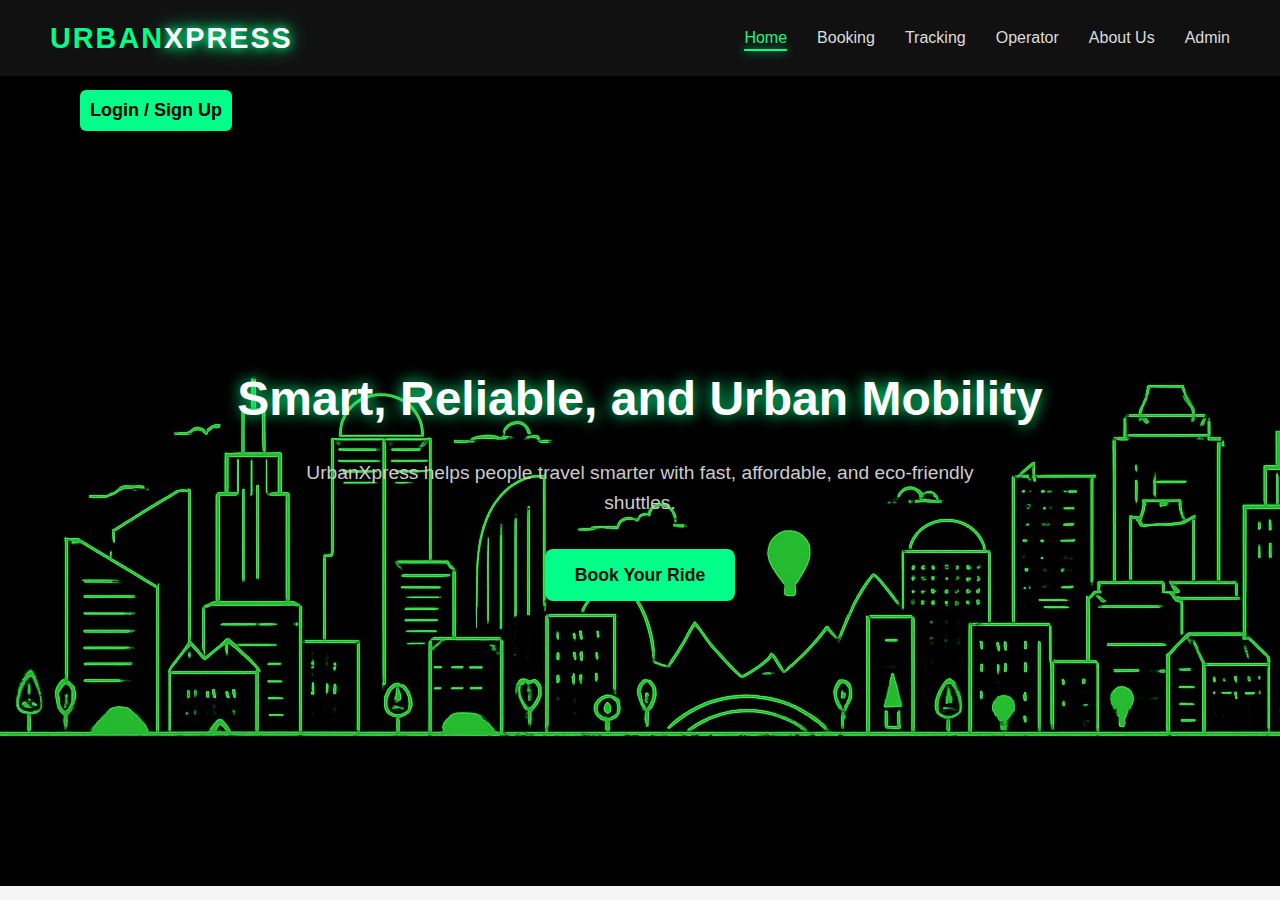
<file: shuttle_md/index.html>
<!DOCTYPE html>
<html lang="en">

<head>
  <meta charset="UTF-8" />
  <meta name="viewport" content="width=device-width, initial-scale=1.0" />
  <title>UrbanXpress - Smart Shuttle System</title>
  <link rel="stylesheet" href="style.css" />

  <style>
    body {
      font-family: Arial, sans-serif;
      margin: 0;
      padding: 0;
      background: #f5f5f5;
      height: 100vh;
    }

    /* Login Button */
    .popup-btn {
      position: fixed;
      top: 90px;
      left: 80px;
      padding: 10px 10px;
      font-size: 18px;
      font-weight: 600;
      background: #00ff88;
      color: black;
      border: none;
      border-radius: 6px;
      cursor: pointer;
      z-index: 2000;
    }

    .popup-btn:hover {
      background: #00ff88;
      box-shadow: 0 0 15px #00ff88;
    }

    /* Overlay */
    .overlay {
      position: fixed;
      top: 0;
      left: 0;
      width: 100%;
      height: 100%;
      background: rgba(0, 0, 0, 0.6);
      display: none;
      justify-content: center;
      align-items: center;
      z-index: 100000000;
    }

    /* 🌟 Auth Box - Dark Glass Look */
    .auth-box {
      background: rgba(255, 255, 255, 0.12);
      backdrop-filter: blur(20px);
      -webkit-backdrop-filter: blur(20px);
      width: 360px;
      border-radius: 20px;
      border: 1px solid rgba(255, 255, 255, 0.3);
      box-shadow: 0 8px 30px rgba(0, 0, 0, 0.5);
      overflow: hidden;
      animation: fadeIn 0.3s ease;
      color: #fff;
    }

    @keyframes fadeIn {
      from {
        opacity: 0;
        transform: scale(0.95);
      }

      to {
        opacity: 1;
        transform: scale(1);
      }
    }

    /* Tab Buttons */
    .tab-buttons {
      display: flex;
      width: 100%;
      background: rgba(0, 0, 0, 0.2);
    }

    .tab-buttons button {
      flex: 1;
      padding: 15px;
      font-size: 16px;
      font-weight: 600;
      border: none;
      cursor: pointer;
      background: transparent;
      color: #ccc;
      transition: 0.3s;
    }

    .tab-buttons button.active {
      background: rgba(255, 255, 255, 0.25);
      color: #00ff88;
      font-weight: 700;
      border-bottom: 3px solid #00ff88;
    }

    /* Form content */
    .form-container {
      padding: 25px;
      text-align: center;
    }

    .form-container h2 {
      margin-bottom: 20px;
      color: #00ff88;
      font-weight: 700;
    }

    .form-container input {
      width: 100%;
      padding: 12px;
      margin-bottom: 15px;
      border: 2px solid rgba(255, 255, 255, 0.4);
      background: rgba(255, 255, 255, 0.1);
      border-radius: 12px;
      color: #fff;
      font-size: 15px;
    }

    .form-container input::placeholder {
      color: #ddd;
    }

    /* Buttons inside popup */
    .form-container button {
      width: 100%;
      padding: 12px;
      background: #00ff88;
      border: none;
      color: #000;
      font-size: 17px;
      font-weight: 600;
      border-radius: 8px;
      cursor: pointer;
      transition: 0.3s;
    }

    .form-container button:hover {
      background: #00e67a;
      box-shadow: 0 0 15px #00ff88;
      color: #000;
    }

    /* Blur content when popup active */
    .content.blur {
      filter: blur(6px);
      pointer-events: none;
      user-select: none;
      transition: filter 0.3s ease;
    }
  </style>
</head>

<body>
  <!-- Navbar -->
  <nav class="navbar">
    <div class="logo">Urban<span>Xpress</span></div>
    <ul class="nav-links">
      <li><a href="index.html" class="active">Home</a></li>
      <li><a href="booking.html">Booking</a></li>
      <li><a href="track2.html">Tracking</a></li>
      <li><a href="operator.html">Operator</a></li>
      <li><a href="about.html">About Us</a></li>
      <li><a href="admin.html">Admin</a></li>
    </ul>
  </nav>

  <!-- Hero Section -->
  <section class="hero">
    <div class="content" id="content">
      <button class="popup-btn" onclick="openPopup()">Login / Sign Up</button>

      <!-- Popup Overlay -->
      <div class="overlay" id="overlay">
        <div class="auth-box" onclick="event.stopPropagation()">
          <div class="tab-buttons">
            <button id="loginTab" class="active" onclick="showLogin()">Login</button>
            <button id="signupTab" onclick="showSignup()">Sign Up</button>
          </div>

          <div class="form-container" id="loginForm">
            <h2>Welcome Back</h2>
            <input type="text" placeholder="Username" />
            <input type="password" placeholder="Password" />
            <button type="submit">Login</button>
          </div>

          <div class="form-container" id="signupForm" style="display: none;">
            <h2>Create Account</h2>
            <input type="text" placeholder="Username" />
            <input type="email" placeholder="Email" />
            <input type="password" placeholder="Password" />
            <button type="submit">Sign Up</button>
          </div>
        </div>
      </div>
    </div>

    <h1>Smart, Reliable, and Urban Mobility</h1>
    <p>UrbanXpress helps people travel smarter with fast, affordable, and eco-friendly shuttles.</p>
    <a href="booking.html" class="cta-btn">Book Your Ride</a>
  </section>

  <script>
    // Open popup
    function openPopup() {
      document.getElementById("overlay").style.display = "flex";
      // document.getElementById("content").classList.add("blur");
    }

    // Close popup if clicked outside
    document.getElementById("overlay").addEventListener("click", function (e) {
      if (e.target.id === "overlay") {
        this.style.display = "none";
        document.getElementById("content").classList.remove("blur");
      }
    });

    // Switch to Login
    function showLogin() {
      document.getElementById("loginForm").style.display = "block";
      document.getElementById("signupForm").style.display = "none";
      document.getElementById("loginTab").classList.add("active");
      document.getElementById("signupTab").classList.remove("active");
    }

    // Switch to Sign Up
    function showSignup() {
      document.getElementById("loginForm").style.display = "none";
      document.getElementById("signupForm").style.display = "block";
      document.getElementById("signupTab").classList.add("active");
      document.getElementById("loginTab").classList.remove("active");
    }
  </script>
</body>

</html>
</file>
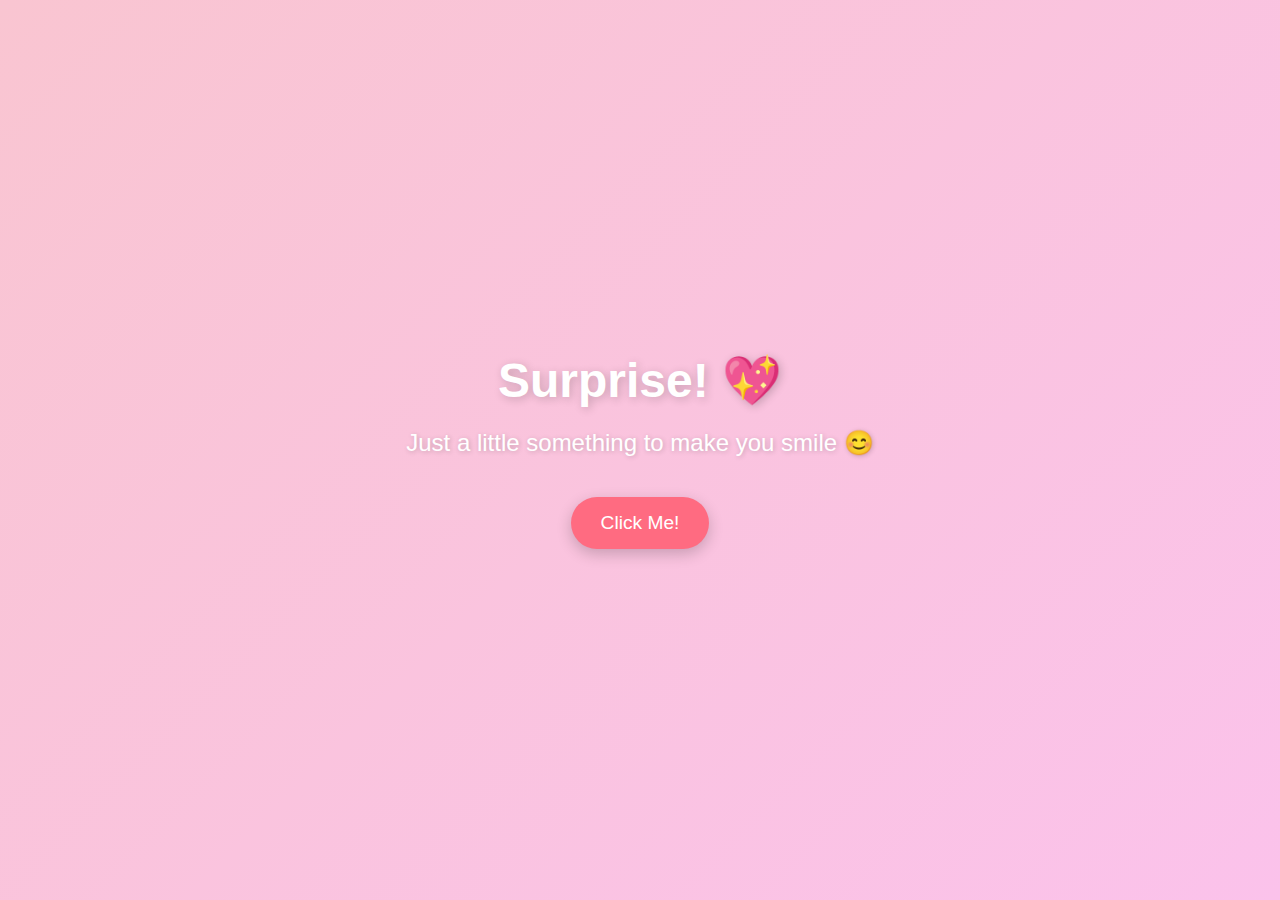
<file: shuttle_md/iloveyou.html>
<!DOCTYPE html>
<html lang="en">
<head>
  <meta charset="UTF-8">
  <meta name="viewport" content="width=device-width, initial-scale=1.0">
  <title>Surprise for You 💖</title>
  <style>
    /* Basic Reset */
    * { margin: 0; padding: 0; box-sizing: border-box; }

    body {
      font-family: 'Segoe UI', Tahoma, Geneva, Verdana, sans-serif;
      background: linear-gradient(135deg, #f9c5d1, #fbc2eb);
      height: 100vh;
      display: flex;
      justify-content: center;
      align-items: center;
      overflow: hidden;
      color: #fff;
      text-align: center;
    }

    h1 {
      font-size: 3rem;
      margin-bottom: 20px;
      text-shadow: 2px 2px 10px rgba(0,0,0,0.2);
    }

    p {
      font-size: 1.5rem;
      margin-bottom: 40px;
      text-shadow: 1px 1px 5px rgba(0,0,0,0.2);
    }

    button {
      background: #ff6b81;
      border: none;
      padding: 15px 30px;
      border-radius: 50px;
      font-size: 1.2rem;
      color: #fff;
      cursor: pointer;
      box-shadow: 0 5px 15px rgba(0,0,0,0.2);
      transition: transform 0.2s, background 0.3s;
    }

    button:hover {
      transform: scale(1.1);
      background: #ff3f6b;
    }

    /* Heart Animation */
    .heart {
      position: absolute;
      width: 20px;
      height: 20px;
      background: #ff6b81;
      transform: rotate(-45deg);
      animation: float 4s infinite;
      opacity: 0.8;
    }

    .heart::before,
    .heart::after {
      content: '';
      position: absolute;
      width: 20px;
      height: 20px;
      background: #ff6b81;
      border-radius: 50%;
    }

    .heart::before {
      top: -10px;
      left: 0;
    }

    .heart::after {
      left: 10px;
      top: 0;
    }

    @keyframes float {
      0% { transform: translateY(0) rotate(-45deg); opacity: 0.8; }
      50% { transform: translateY(-200px) rotate(-45deg); opacity: 0.4; }
      100% { transform: translateY(-400px) rotate(-45deg); opacity: 0; }
    }
  </style>
</head>
<body>

  <div>
    <h1>Surprise! 💖</h1>
    <p>Just a little something to make you smile 😊</p>
    <button id="revealBtn">Click Me!</button>
  </div>

  <script>
    const button = document.getElementById('revealBtn');
    
    button.addEventListener('click', () => {
      const hearts = 30; // number of hearts
      for(let i = 0; i < hearts; i++){
        const heart = document.createElement('div');
        heart.className = 'heart';
        heart.style.left = Math.random() * window.innerWidth + 'px';
        heart.style.animationDuration = (Math.random() * 3 + 2) + 's';
        heart.style.width = heart.style.height = (Math.random() * 30 + 10) + 'px';
        document.body.appendChild(heart);

        // remove heart after animation
        setTimeout(() => {
          heart.remove();
        }, 4000);
      }

      alert("I hope this made you smile! 💖");
    });
  </script>

</body>
</html>
</file>
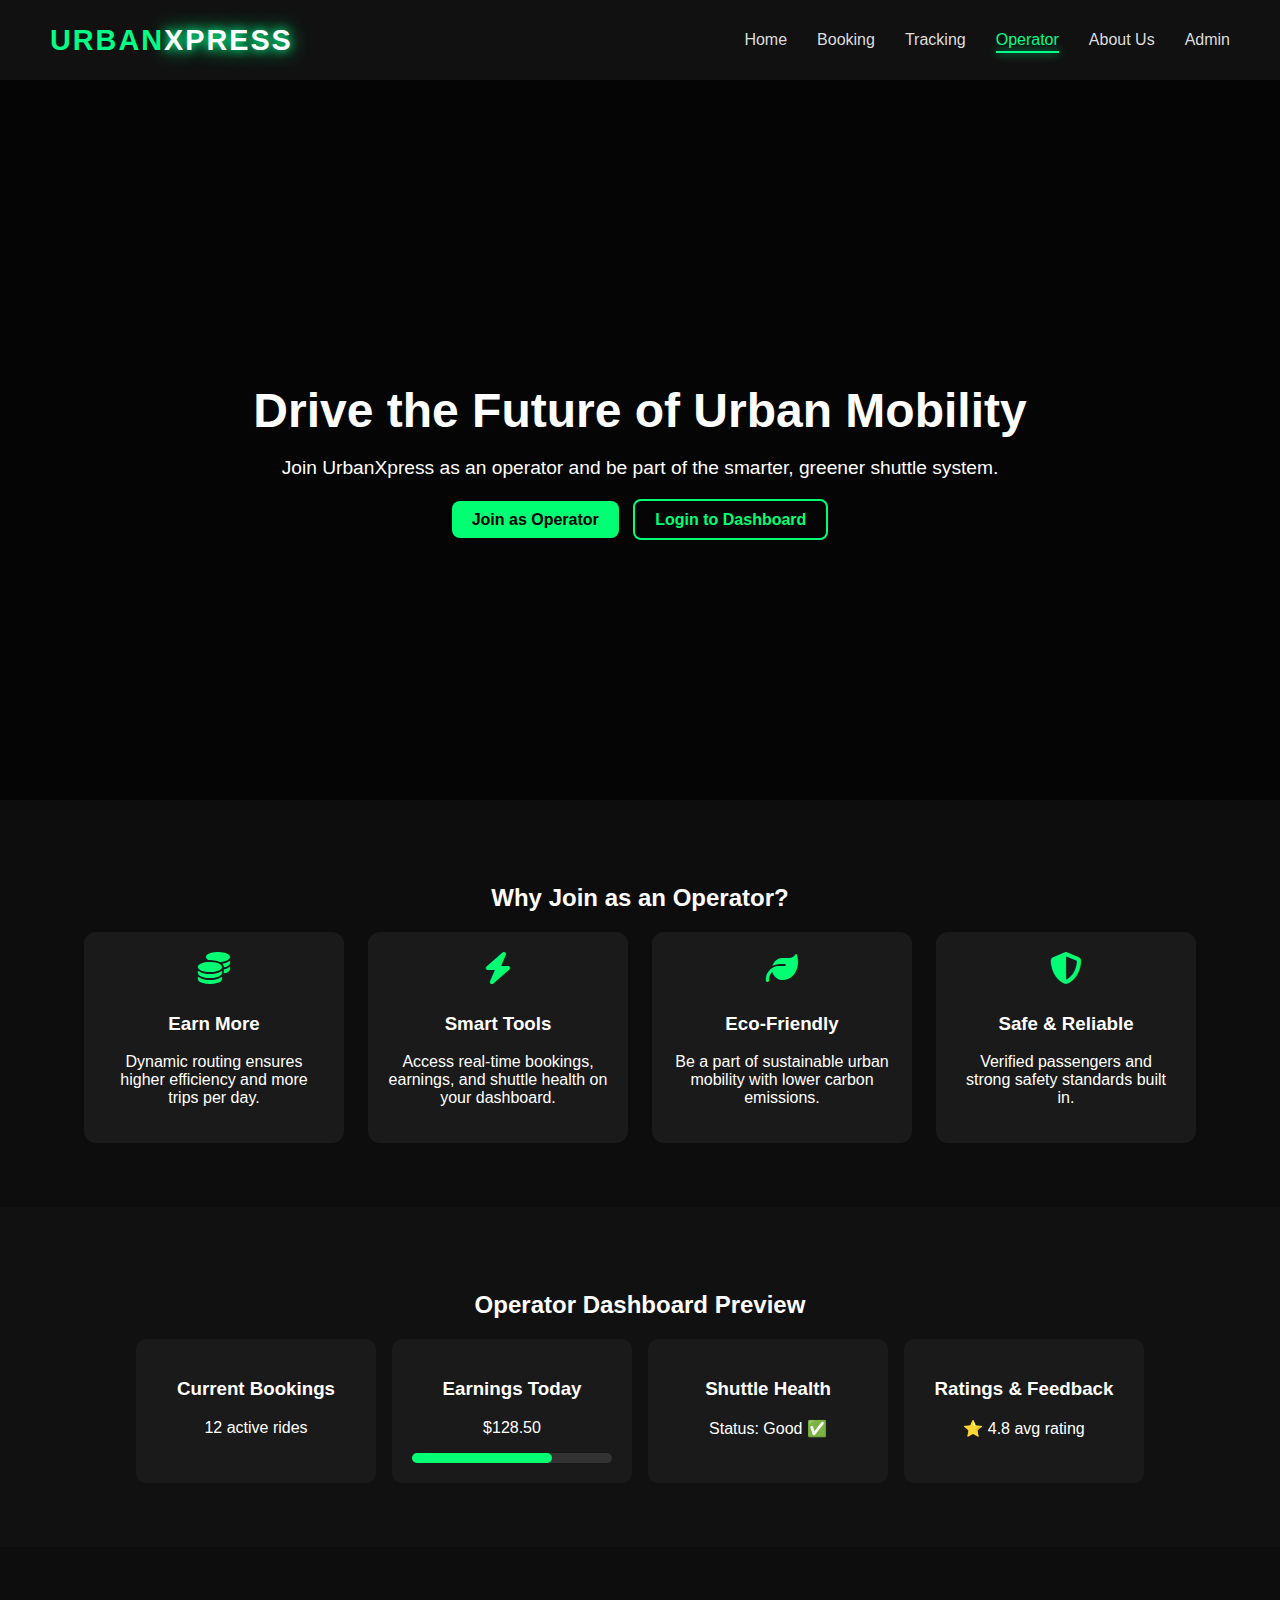
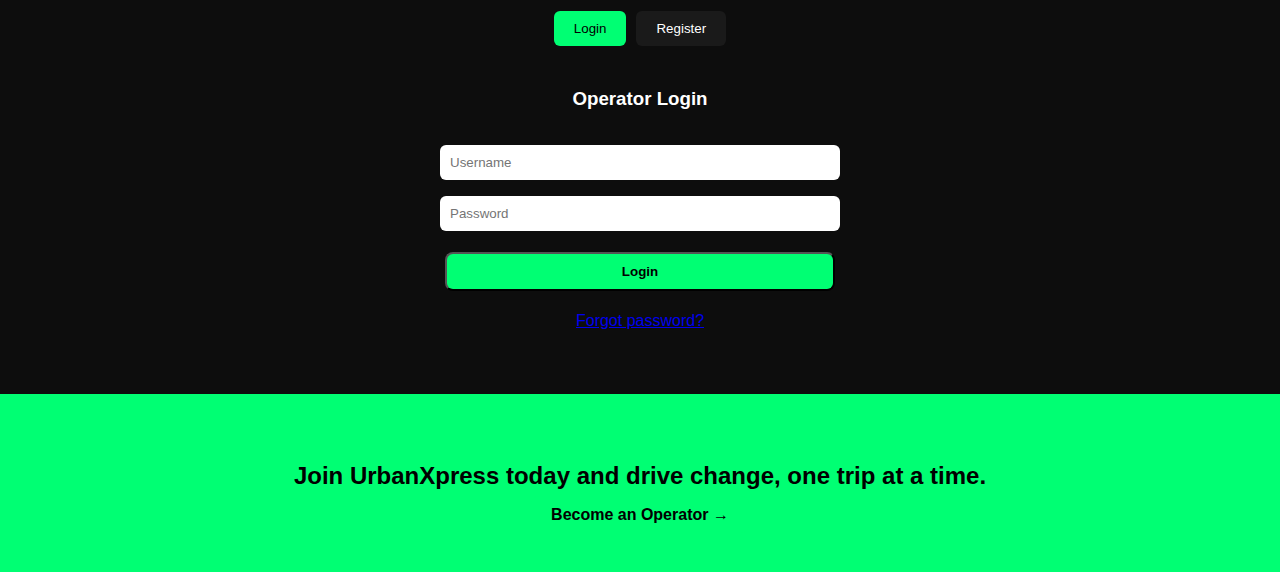
<file: shuttle_md/operator.html>
<!DOCTYPE html>
<html lang="en">
<head>
  <meta charset="UTF-8">
  <meta name="viewport" content="width=device-width, initial-scale=1.0">
  <title>Operator - UrbanXpress</title>
  <link rel="stylesheet" href="operator.css">
  <link rel="stylesheet" href="https://cdnjs.cloudflare.com/ajax/libs/font-awesome/6.5.0/css/all.min.css">
</head>
<body>


  <nav class="navbar">
    <div class="logo">Urban<span>Xpress</span></div>
    <ul class="nav-links">
<a href="index.html">Home</a></li>
      <li><a href="booking.html">Booking</a></li>
      <li><a href="track2.html">Tracking</a></li>
      <li><a href="operator.html"class="active">Operator</a></li>
      <li><a href="about.html">About Us</a></li>
      <li><a href="admin.html">Admin</a></li>
    </ul>
  </nav>







  <!-- Hero -->
  <section class="hero">
    <div class="hero-text">
      <h1>Drive the Future of Urban Mobility</h1>
      <p>Join UrbanXpress as an operator and be part of the smarter, greener shuttle system.</p>
      <div class="hero-buttons">
        <a href="#signup" class="btn">Join as Operator</a>
        <a href="#login" class="btn btn-outline">Login to Dashboard</a>
      </div>
    </div>
  </section>

  <!-- Why Become Operator -->
  <section class="why">
    <h2>Why Join as an Operator?</h2>
    <div class="cards">
      <div class="card">
        <i class="fa-solid fa-coins"></i>
        <h3>Earn More</h3>
        <p>Dynamic routing ensures higher efficiency and more trips per day.</p>
      </div>
      <div class="card">
        <i class="fa-solid fa-bolt"></i>
        <h3>Smart Tools</h3>
        <p>Access real-time bookings, earnings, and shuttle health on your dashboard.</p>
      </div>
      <div class="card">
        <i class="fa-solid fa-leaf"></i>
        <h3>Eco-Friendly</h3>
        <p>Be a part of sustainable urban mobility with lower carbon emissions.</p>
      </div>
      <div class="card">
        <i class="fa-solid fa-shield-halved"></i>
        <h3>Safe & Reliable</h3>
        <p>Verified passengers and strong safety standards built in.</p>
      </div>
    </div>
  </section>

  <!-- Dashboard Preview -->
  <section class="dashboard-preview">
    <h2>Operator Dashboard Preview</h2>
    <div class="preview-cards">
      <div class="preview-card">
        <h3>Current Bookings</h3>
        <p>12 active rides</p>
      </div>
      <div class="preview-card">
        <h3>Earnings Today</h3>
        <p>$128.50</p>
        <div class="progress"><div class="bar" style="width: 70%"></div></div>
      </div>
      <div class="preview-card">
        <h3>Shuttle Health</h3>
        <p>Status: Good ✅</p>
      </div>
      <div class="preview-card">
        <h3>Ratings & Feedback</h3>
        <p>⭐ 4.8 avg rating</p>
      </div>
    </div>
  </section>

  <!-- Login / Signup -->
  <section id="auth" class="auth">
    <div class="tabs">
      <button class="tab active" onclick="showForm('login')">Login</button>
      <button class="tab" onclick="showForm('signup')">Register</button>
    </div>

    <div class="form-container">
      <form id="login" class="form active">
        <h3>Operator Login</h3>
        <input type="text" placeholder="Username" required>
        <input type="password" placeholder="Password" required>
        <button type="submit" class="btn">Login</button>
        <a href="#">Forgot password?</a>
      </form>

      <form id="signup" class="form">
        <h3>Register as Operator</h3>
        <input type="text" placeholder="Full Name" required>
        <input type="text" placeholder="Shuttle ID" required>
        <input type="email" placeholder="Email" required>
        <input type="password" placeholder="Password" required>
        <button type="submit" class="btn">Register</button>
      </form>
    </div>
  </section>

  <!-- CTA -->
  <section class="cta">
    <h2>Join UrbanXpress today and drive change, one trip at a time.</h2>
    <a href="#signup" class="btn">Become an Operator →</a>
  </section>

  <script>
    function showForm(formId) {
      document.querySelectorAll('.form').forEach(f => f.classList.remove('active'));
      document.querySelectorAll('.tab').forEach(t => t.classList.remove('active'));
      document.getElementById(formId).classList.add('active');
      event.target.classList.add('active');
    }
  </script>

</body>
</html>
</file>
<file: shuttle_md/style.css>
* {
  margin: 0;
  padding: 0;
  box-sizing: border-box;
}

/* #x h1{
  font-size: 30px;
} */

body {
  font-family: Arial, sans-serif;
  background: #0a0a0a;
  color: #f5f5f5;
  line-height: 1.6;
}

/* Navbar */
.navbar {
  display: flex;
  justify-content: space-between;
  align-items: center;
  padding: 15px 50px;
  background: #111;
  position: sticky;
  top: 0;
  z-index: 1000;
}

.logo {
  font-size: 1.8rem;
  font-weight: bold;
  color: #00ff88;
  text-transform: uppercase;
  letter-spacing: 2px;
  cursor: pointer;
}

.logo span {
  color: #ffffff;
  text-shadow: 0 0 10px #00ff88, 0 0 20px #00ff88;
}

.nav-links {
  list-style: none;
  display: flex;
  gap: 30px;
}

.nav-links a {
  text-decoration: none;
  color: #ddd;
  font-size: 1rem;
  transition: 0.3s;
  position: relative;
}

.nav-links a:hover,
.nav-links a.active {
  color: #00ff88;
}

.nav-links a.active::after {
  content: "";
  position: absolute;
  bottom: -5px;
  left: 0;
  width: 100%;
  height: 2px;
  background: #00ff88;
  box-shadow: 0 0 10px #00ff88;
}

/* Hero Section */
.hero {
  height: 90vh;
  display: flex;
  flex-direction: column;
  justify-content: center;
  align-items: center;
  text-align: center;
  padding: 0 20px;
  background-image: url(bgc_green.jpg);
  
}

.hero h1 {
  font-size: 3rem;
  margin-bottom: 20px;
  color: #fff;
  text-shadow: 0 0 15px #00ff88;
}

.hero p {
  font-size: 1.2rem;
  max-width: 700px;
  margin-bottom: 30px;
  color: #ccc;
}

.cta-btn {
  background: #00ff88;
  color: #111;
  padding: 12px 30px;
  border-radius: 8px;
  text-decoration: none;
  font-size: 1.1rem;
  font-weight: bold;
  transition: 0.3s ease-in-out;
}

.cta-btn:hover {
  background: #00cc66;
  box-shadow: 0 0 15px #00ff88;
}

/* Responsive */
@media (max-width: 768px) {
  .nav-links {
    display: none;
    flex-direction: column;
    background: #111;
    position: absolute;
    top: 60px;
    right: 0;
    width: 200px;
    text-align: right;
    padding: 20px;
  }

  .navbar {
    padding: 15px 20px;
  }
}
                                                                /* booking.css */

                                                                /* Smaller Hero for Booking */
.small-hero {
  height: 40vh;
  background: linear-gradient(to bottom, #0a0a0a, #111);
}

/* Booking Container */
.booking-container {
  display: grid;
  grid-template-columns: 1fr 1.5fr;
  gap: 40px;
  padding: 50px;
}

.booking-form, .map-container {
  background: #111;
  padding: 25px;
  border-radius: 10px;
  box-shadow: 0 0 15px rgba(0,255,136,0.2);
}

.booking-form h2, .map-container h2 {
  margin-bottom: 20px;
  color: #00ff88;
  text-shadow: 0 0 8px #00ff88;
}

.booking-form label {
  display: block;
  margin: 12px 0 5px;
  font-weight: bold;
  color: #ddd;
}

.booking-form input {
  width: 100%;
  padding: 10px;
  border-radius: 6px;
  border: none;
  margin-bottom: 15px;
  outline: none;
  font-size: 1rem;
}

.booking-form button {
  width: 100%;
  margin-top: 10px;
}

/* Map */
#map {
  width: 100%;
  height: 300px;
  border-radius: 10px;
  margin-bottom: 15px;
}

.live-status {
  color: #ccc;
  font-size: 0.95rem;
}

/* Responsive */
@media (max-width: 900px) {
  .booking-container {
    grid-template-columns: 1fr;
  }
}



                                                             /* tracking css */
/* Tracking Page */
.tracking-container {
  display: grid;
  grid-template-columns: 2fr 1fr;
  gap: 30px;
  padding: 40px;
}

.map-section, .card-section {
  background: #111;
  padding: 20px;
  border-radius: 10px;
  box-shadow: 0 0 15px rgba(0,255,136,0.2);
}

#map {
  height: 400px;
  border-radius: 10px;
  margin-top: 15px;
}

.cards {
  display: flex;
  flex-direction: column;
  gap: 20px;
  margin-top: 15px;
}

.card {
  background: #1a1a1a;
  padding: 15px;
  border-radius: 8px;
  box-shadow: 0 0 10px rgba(0,255,136,0.1);
  transition: transform 0.3s;
}

.card:hover {
  transform: translateY(-5px);
  box-shadow: 0 0 15px rgba(0,255,136,0.4);
}

.card h3 {
  margin-bottom: 10px;
  color: #00ff88;
}

/* Responsive */
@media (max-width: 900px) {
  .tracking-container {
    grid-template-columns: 1fr;
  }
  #map {
    height: 300px;
  }
}
</file>
<file: shuttle_md/operator.css>
body {
  margin: 0;
  font-family: Arial, sans-serif;
  background: #0d0d0d;
  color: #fff;
}




.navbar {
  display: flex;
  justify-content: space-between;
  align-items: center;
  padding: 15px 50px;
  background: #111;
  position: sticky;
  top: 0;
  z-index: 1000;
}

.logo {
  font-size: 1.8rem;
  font-weight: bold;
  color: #00ff88;
  text-transform: uppercase;
  letter-spacing: 2px;
  cursor: pointer;
}

.logo span {
  color: #ffffff;
  text-shadow: 0 0 10px #00ff88, 0 0 20px #00ff88;
}

.nav-links {
  list-style: none;
  display: flex;
  gap: 30px;
}

.nav-links a {
  text-decoration: none;
  color: #ddd;
  font-size: 1rem;
  transition: 0.3s;
  position: relative;
}

.nav-links a:hover,
.nav-links a.active {
  color: #00ff88;
}

.nav-links a.active::after {
  content: "";
  position: absolute;
  bottom: -5px;
  left: 0;
  width: 100%;
  height: 2px;
  background: #00ff88;
  box-shadow: 0 0 10px #00ff88;
}





/* Hero */
.hero {
  height: 80vh;
  background: linear-gradient(rgba(0,0,0,0.6), rgba(0,0,0,0.6)),
              url("https://images.unsplash.com/photo-1529429617124-95b109e86e2d") center/cover no-repeat;
  display: flex;
  justify-content: center;
  align-items: center;
  text-align: center;
  color: #fff;
}
.hero-text h1 {
  font-size: 3rem;
  margin-bottom: 1rem;
}
.hero-text p {
  font-size: 1.2rem;
  margin-bottom: 2rem;
}
.btn {
  background: #00ff73;
  color: #000;
  padding: 10px 20px;
  border-radius: 8px;
  text-decoration: none;
  margin: 5px;
  font-weight: bold;
  transition: 0.3s;
}
.btn:hover {
  background: #00cc5c;
}
.btn-outline {
  border: 2px solid #00ff73;
  background: transparent;
  color: #00ff73;
}
.btn-outline:hover {
  background: #00ff73;
  color: #000;
}

/* Why Section */
.why {
  padding: 4rem 2rem;
  text-align: center;
}
.cards {
  display: flex;
  flex-wrap: wrap;
  justify-content: center;
  gap: 1.5rem;
}
.card {
  background: #1a1a1a;
  padding: 20px;
  border-radius: 12px;
  width: 220px;
  transition: 0.3s;
}
.card:hover {
  transform: translateY(-8px);
  box-shadow: 0 0 15px #00ff73;
}
.card i {
  font-size: 2rem;
  color: #00ff73;
  margin-bottom: 10px;
}

/* Dashboard Preview */
.dashboard-preview {
  background: #111;
  padding: 4rem 2rem;
  text-align: center;
}
.preview-cards {
  display: flex;
  flex-wrap: wrap;
  gap: 1rem;
  justify-content: center;
}
.preview-card {
  background: #1a1a1a;
  padding: 20px;
  border-radius: 10px;
  width: 200px;
}
.progress {
  width: 100%;
  background: #333;
  border-radius: 6px;
  margin-top: 8px;
}
.bar {
  height: 10px;
  background: #00ff73;
  border-radius: 6px;
}

/* Auth Section */
.auth {
  padding: 4rem 2rem;
  text-align: center;
}
.tabs {
  display: flex;
  justify-content: center;
  margin-bottom: 1.5rem;
}
.tab {
  background: #1a1a1a;
  border: none;
  padding: 10px 20px;
  cursor: pointer;
  color: #fff;
  margin: 0 5px;
  border-radius: 6px;
}
.tab.active {
  background: #00ff73;
  color: #000;
}
.form-container {
  max-width: 400px;
  margin: auto;
}
.form {
  display: none;
  flex-direction: column;
  gap: 1rem;
}
.form.active {
  display: flex;
}
input {
  padding: 10px;
  border-radius: 6px;
  border: none;
  outline: none;
}
button.btn {
  cursor: pointer;
}

/* CTA */
.cta {
  background: #00ff73;
  color: #000;
  padding: 3rem 2rem;
  text-align: center;
}
.cta h2 {
  margin-bottom: 1rem;
}
</file>
